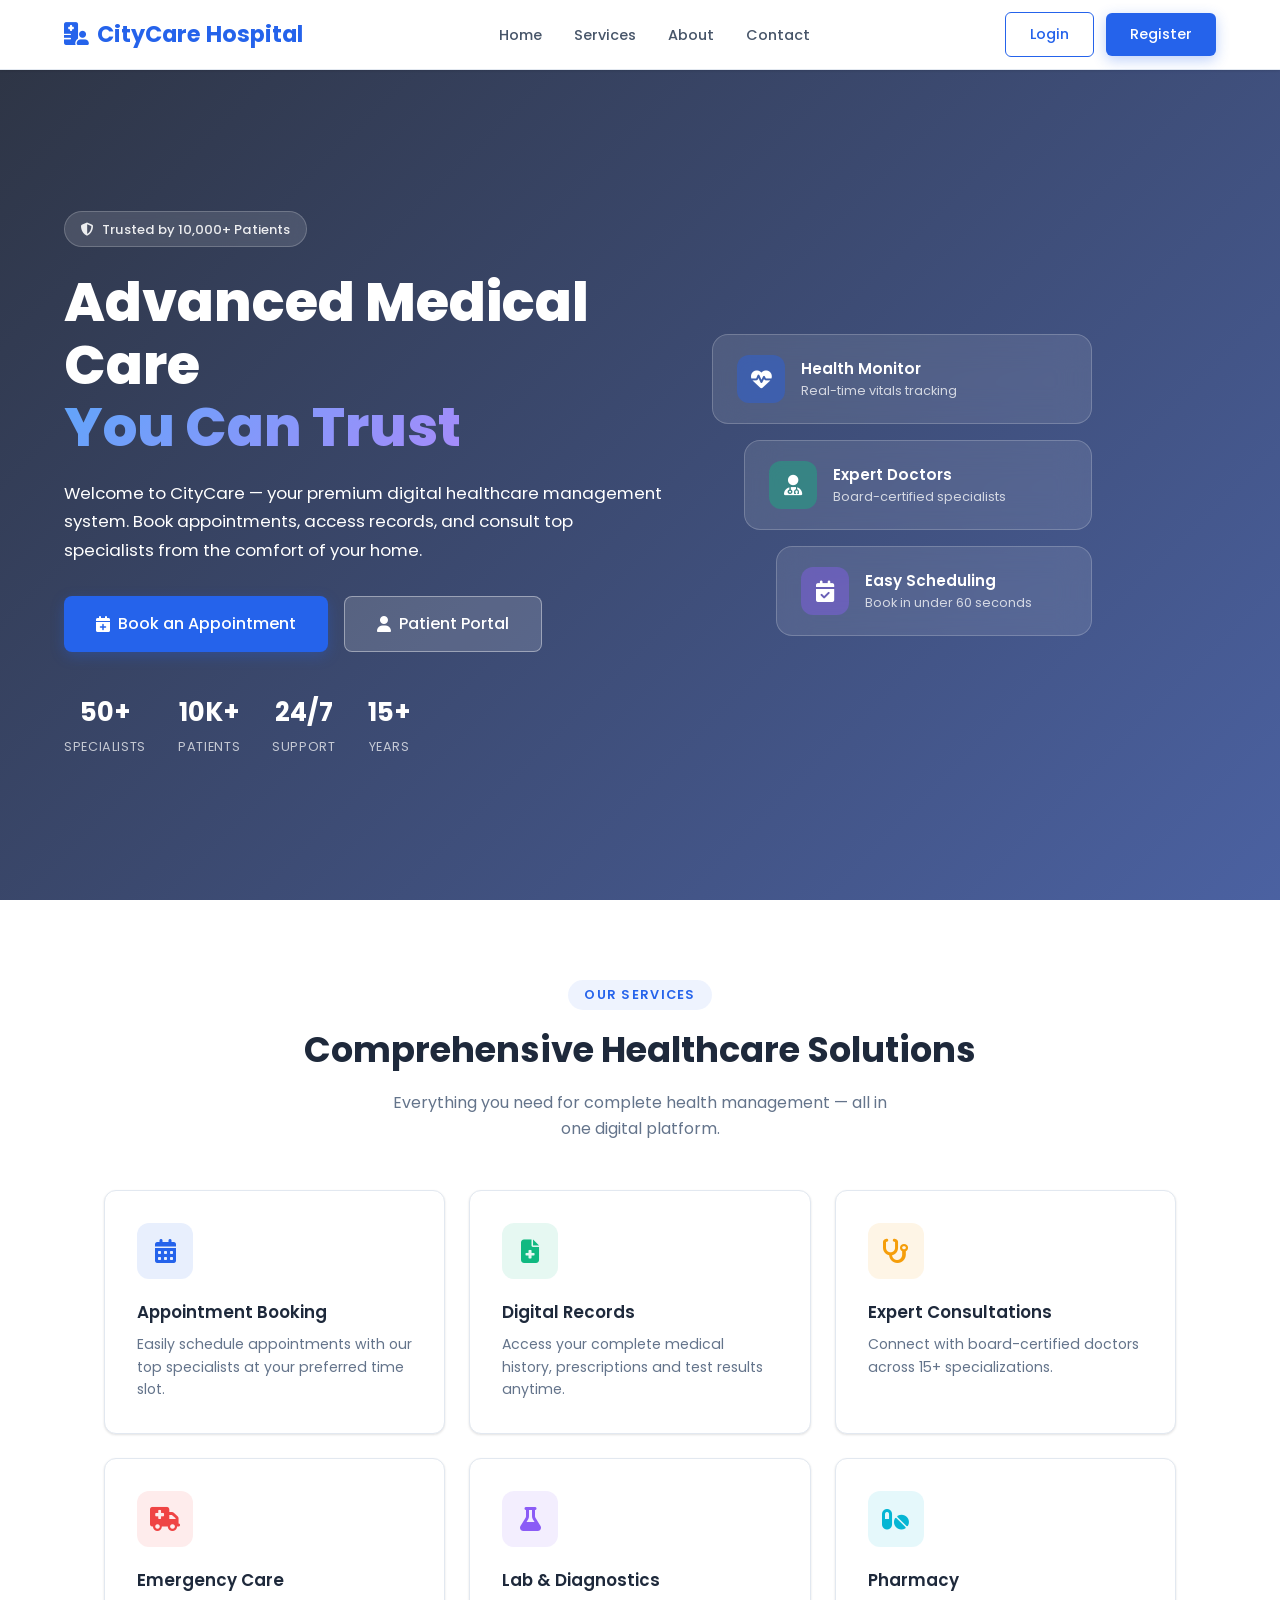
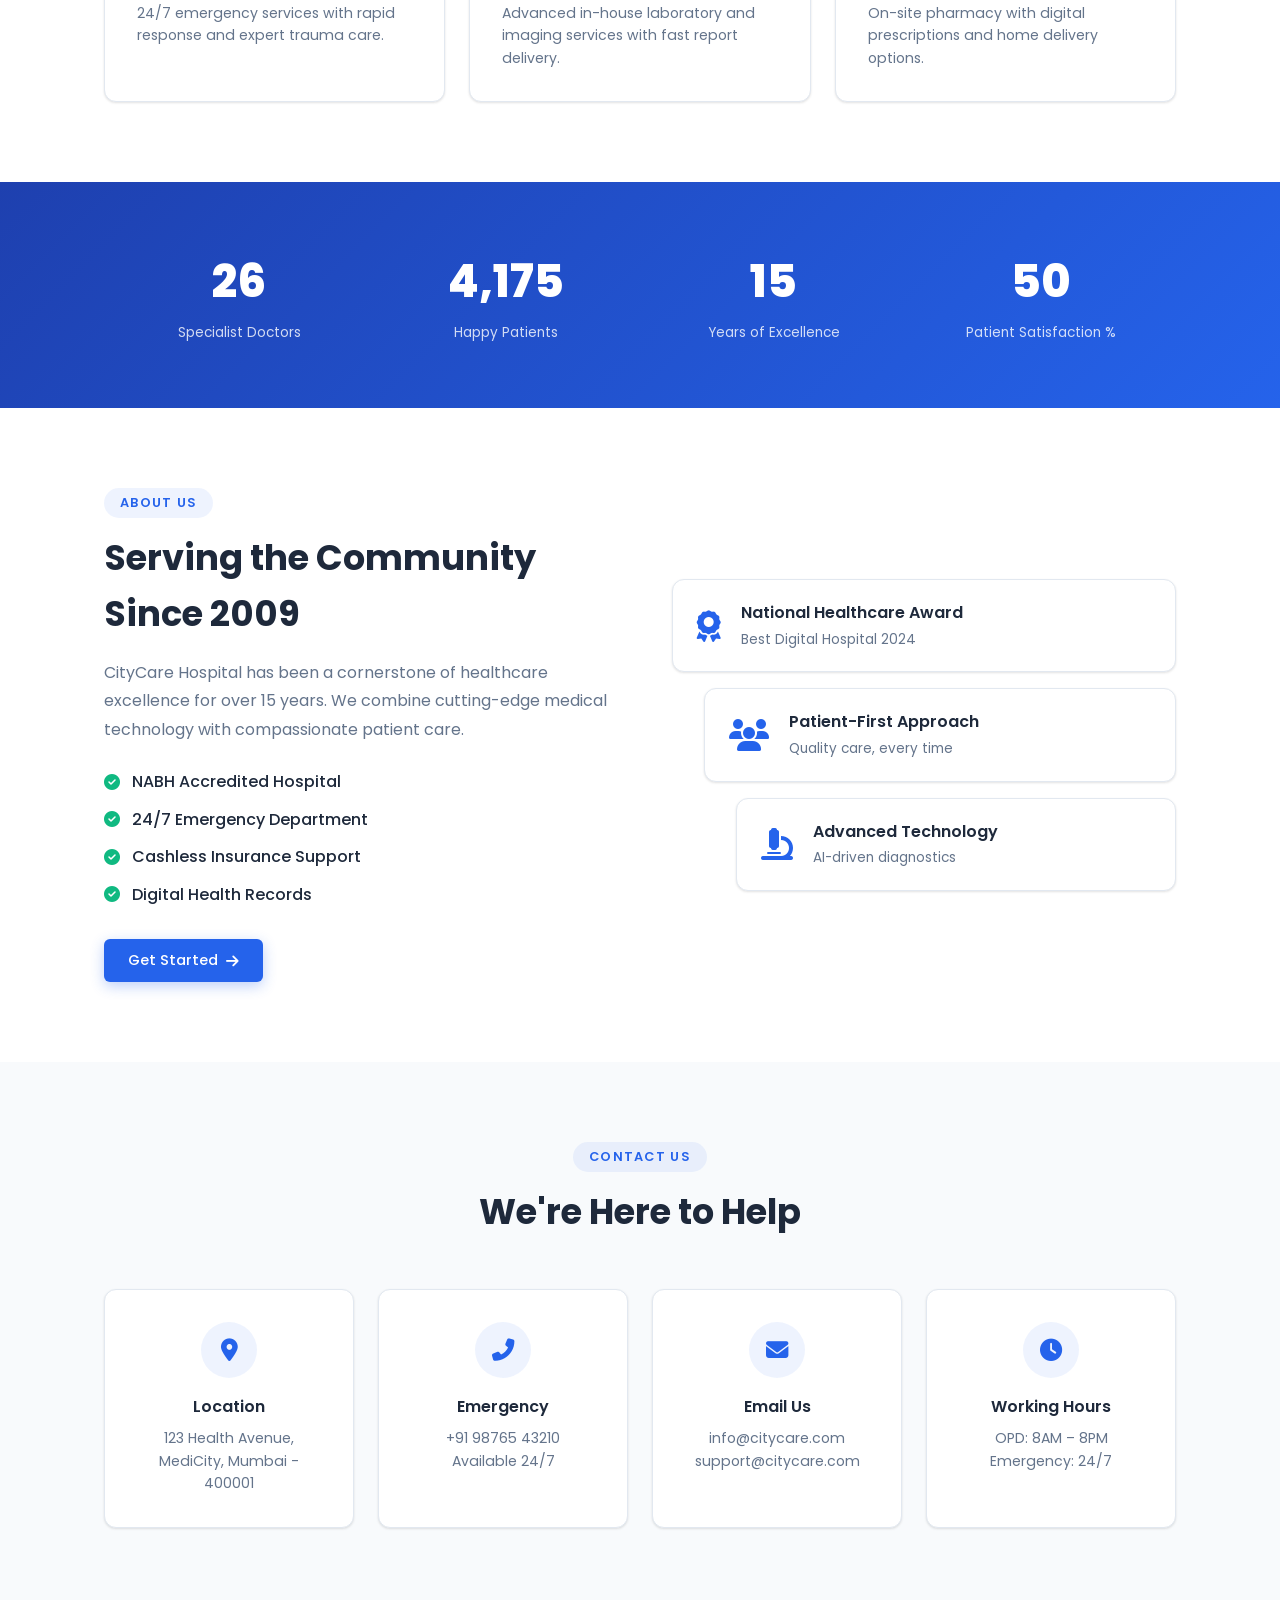
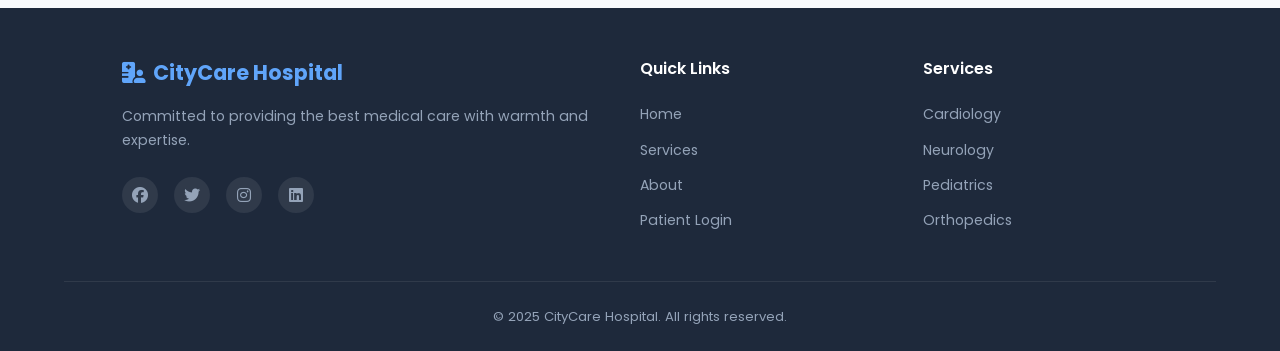
<file: index.html>
<!DOCTYPE html>
<html lang="en">
<head>
  <meta charset="UTF-8">
  <meta name="viewport" content="width=device-width, initial-scale=1.0">
  <title>CityCare Hospital — Advanced Medical Care You Can Trust</title>
  <meta name="description" content="CityCare Hospital — Book appointments, access medical records, and consult top specialists online. Digital healthcare made simple.">
  <link rel="stylesheet" href="https://cdnjs.cloudflare.com/ajax/libs/font-awesome/6.4.0/css/all.min.css">
  <link rel="stylesheet" href="css/style.css">
</head>
<body>

  <!-- Navbar -->
  <nav class="navbar" id="mainNav">
    <div class="logo">
      <i class="fas fa-hospital-user"></i>
      CityCare Hospital
    </div>
    <ul class="nav-links">
      <li><a href="index.html">Home</a></li>
      <li><a href="#services">Services</a></li>
      <li><a href="#about">About</a></li>
      <li><a href="#contact">Contact</a></li>
    </ul>
    <div class="auth-btns" id="authBtns">
      <a href="pages/login.html" class="btn btn-outline">Login</a>
      <a href="pages/register.html" class="btn btn-primary">Register</a>
    </div>
    <button class="mobile-menu-btn" id="mobileMenuBtn"><i class="fas fa-bars"></i></button>
  </nav>

  <!-- Hero -->
  <header class="hero">
    <div class="hero-content">
      <div class="hero-badge"><i class="fas fa-shield-alt"></i> Trusted by 10,000+ Patients</div>
      <h1>Advanced Medical Care <br><span class="highlight">You Can Trust</span></h1>
      <p>Welcome to CityCare — your premium digital healthcare management system. Book appointments, access records, and consult top specialists from the comfort of your home.</p>
      <div class="btn-group">
        <a href="pages/register.html" class="btn btn-primary btn-lg" id="heroBookBtn">
          <i class="fas fa-calendar-plus"></i> Book an Appointment
        </a>
        <a href="pages/login.html" class="btn btn-outline btn-lg btn-ghost">
          <i class="fas fa-user"></i> Patient Portal
        </a>
      </div>
      <div class="hero-stats">
        <div class="hero-stat"><strong>50+</strong><span>Specialists</span></div>
        <div class="hero-stat"><strong>10K+</strong><span>Patients</span></div>
        <div class="hero-stat"><strong>24/7</strong><span>Support</span></div>
        <div class="hero-stat"><strong>15+</strong><span>Years</span></div>
      </div>
    </div>
    <div class="hero-graphic">
      <div class="hero-card">
        <div class="hcard-icon"><i class="fas fa-heartbeat"></i></div>
        <div>
          <div class="hcard-title">Health Monitor</div>
          <div class="hcard-sub">Real-time vitals tracking</div>
        </div>
      </div>
      <div class="hero-card hcard-2">
        <div class="hcard-icon hcard-green"><i class="fas fa-user-md"></i></div>
        <div>
          <div class="hcard-title">Expert Doctors</div>
          <div class="hcard-sub">Board-certified specialists</div>
        </div>
      </div>
      <div class="hero-card hcard-3">
        <div class="hcard-icon hcard-purple"><i class="fas fa-calendar-check"></i></div>
        <div>
          <div class="hcard-title">Easy Scheduling</div>
          <div class="hcard-sub">Book in under 60 seconds</div>
        </div>
      </div>
    </div>
  </header>

  <!-- Services -->
  <section class="section" id="services">
    <div class="container">
      <div class="section-header">
        <span class="section-tag">Our Services</span>
        <h2>Comprehensive Healthcare Solutions</h2>
        <p>Everything you need for complete health management — all in one digital platform.</p>
      </div>
      <div class="services-grid">
        <div class="service-card">
          <div class="service-icon" style="background:rgba(37,99,235,0.1);color:#2563eb">
            <i class="fas fa-calendar-alt"></i>
          </div>
          <h3>Appointment Booking</h3>
          <p>Easily schedule appointments with our top specialists at your preferred time slot.</p>
        </div>
        <div class="service-card">
          <div class="service-icon" style="background:rgba(16,185,129,0.1);color:#10b981">
            <i class="fas fa-file-medical"></i>
          </div>
          <h3>Digital Records</h3>
          <p>Access your complete medical history, prescriptions and test results anytime.</p>
        </div>
        <div class="service-card">
          <div class="service-icon" style="background:rgba(245,158,11,0.1);color:#f59e0b">
            <i class="fas fa-stethoscope"></i>
          </div>
          <h3>Expert Consultations</h3>
          <p>Connect with board-certified doctors across 15+ specializations.</p>
        </div>
        <div class="service-card">
          <div class="service-icon" style="background:rgba(239,68,68,0.1);color:#ef4444">
            <i class="fas fa-ambulance"></i>
          </div>
          <h3>Emergency Care</h3>
          <p>24/7 emergency services with rapid response and expert trauma care.</p>
        </div>
        <div class="service-card">
          <div class="service-icon" style="background:rgba(139,92,246,0.1);color:#8b5cf6">
            <i class="fas fa-flask"></i>
          </div>
          <h3>Lab & Diagnostics</h3>
          <p>Advanced in-house laboratory and imaging services with fast report delivery.</p>
        </div>
        <div class="service-card">
          <div class="service-icon" style="background:rgba(6,182,212,0.1);color:#06b6d4">
            <i class="fas fa-pills"></i>
          </div>
          <h3>Pharmacy</h3>
          <p>On-site pharmacy with digital prescriptions and home delivery options.</p>
        </div>
      </div>
    </div>
  </section>

  <!-- Stats Section -->
  <section class="stats-section">
    <div class="container stats-grid">
      <div class="stat-item">
        <div class="stat-num" data-target="50">0</div>
        <div class="stat-label">Specialist Doctors</div>
      </div>
      <div class="stat-item">
        <div class="stat-num" data-target="10000">0</div>
        <div class="stat-label">Happy Patients</div>
      </div>
      <div class="stat-item">
        <div class="stat-num" data-target="15">0</div>
        <div class="stat-label">Years of Excellence</div>
      </div>
      <div class="stat-item">
        <div class="stat-num" data-target="98">0</div>
        <div class="stat-label">Patient Satisfaction %</div>
      </div>
    </div>
  </section>

  <!-- About -->
  <section class="section" id="about">
    <div class="container about-grid">
      <div class="about-content">
        <span class="section-tag">About Us</span>
        <h2>Serving the Community Since 2009</h2>
        <p>CityCare Hospital has been a cornerstone of healthcare excellence for over 15 years. We combine cutting-edge medical technology with compassionate patient care.</p>
        <ul class="about-list">
          <li><i class="fas fa-check-circle"></i> NABH Accredited Hospital</li>
          <li><i class="fas fa-check-circle"></i> 24/7 Emergency Department</li>
          <li><i class="fas fa-check-circle"></i> Cashless Insurance Support</li>
          <li><i class="fas fa-check-circle"></i> Digital Health Records</li>
        </ul>
        <a href="pages/register.html" class="btn btn-primary">Get Started <i class="fas fa-arrow-right"></i></a>
      </div>
      <div class="about-visual">
        <div class="avis-card">
          <i class="fas fa-award"></i>
          <div>
            <strong>National Healthcare Award</strong>
            <span>Best Digital Hospital 2024</span>
          </div>
        </div>
        <div class="avis-card avis-card-2">
          <i class="fas fa-users"></i>
          <div>
            <strong>Patient-First Approach</strong>
            <span>Quality care, every time</span>
          </div>
        </div>
        <div class="avis-card avis-card-3">
          <i class="fas fa-microscope"></i>
          <div>
            <strong>Advanced Technology</strong>
            <span>AI-driven diagnostics</span>
          </div>
        </div>
      </div>
    </div>
  </section>

  <!-- Contact -->
  <section class="section contact-section" id="contact">
    <div class="container">
      <div class="section-header">
        <span class="section-tag">Contact Us</span>
        <h2>We're Here to Help</h2>
      </div>
      <div class="contact-grid">
        <div class="contact-card">
          <div class="contact-icon"><i class="fas fa-map-marker-alt"></i></div>
          <h4>Location</h4>
          <p>123 Health Avenue, MediCity, Mumbai - 400001</p>
        </div>
        <div class="contact-card">
          <div class="contact-icon"><i class="fas fa-phone-alt"></i></div>
          <h4>Emergency</h4>
          <p>+91 98765 43210<br>Available 24/7</p>
        </div>
        <div class="contact-card">
          <div class="contact-icon"><i class="fas fa-envelope"></i></div>
          <h4>Email Us</h4>
          <p>info@citycare.com<br>support@citycare.com</p>
        </div>
        <div class="contact-card">
          <div class="contact-icon"><i class="fas fa-clock"></i></div>
          <h4>Working Hours</h4>
          <p>OPD: 8AM – 8PM<br>Emergency: 24/7</p>
        </div>
      </div>
    </div>
  </section>

  <!-- Footer -->
  <footer class="footer">
    <div class="container footer-grid">
      <div class="footer-brand">
        <div class="logo"><i class="fas fa-hospital-user"></i> CityCare Hospital</div>
        <p>Committed to providing the best medical care with warmth and expertise.</p>
        <div class="social-links">
          <a href="#"><i class="fab fa-facebook"></i></a>
          <a href="#"><i class="fab fa-twitter"></i></a>
          <a href="#"><i class="fab fa-instagram"></i></a>
          <a href="#"><i class="fab fa-linkedin"></i></a>
        </div>
      </div>
      <div class="footer-col">
        <h4>Quick Links</h4>
        <ul>
          <li><a href="index.html">Home</a></li>
          <li><a href="#services">Services</a></li>
          <li><a href="#about">About</a></li>
          <li><a href="pages/login.html">Patient Login</a></li>
        </ul>
      </div>
      <div class="footer-col">
        <h4>Services</h4>
        <ul>
          <li><a href="#">Cardiology</a></li>
          <li><a href="#">Neurology</a></li>
          <li><a href="#">Pediatrics</a></li>
          <li><a href="#">Orthopedics</a></li>
        </ul>
      </div>
    </div>
    <div class="footer-bottom">
      <p>&copy; 2025 CityCare Hospital. All rights reserved.</p>
    </div>
  </footer>

  <script src="js/utils.js"></script>
  <script>
    // Redirect logged-in users to their dashboard
    document.addEventListener('DOMContentLoaded', () => {
      try {
        const userStr = localStorage.getItem('currentUser');
        const token = localStorage.getItem('token');
        if (userStr && token) {
          const user = JSON.parse(userStr);
          const btns = document.getElementById('authBtns');
          let href = null;
          
          if (user.role === 'patient') href = 'pages/patient_dashboard.html';
          else if (user.role === 'doctor') href = 'pages/doctor_dashboard.html';
          else if (user.role === 'receptionist') href = 'pages/receptionist_dashboard.html';
          
          if (href) {
            btns.innerHTML = `<a href="${href}" class="btn btn-primary"><i class="fas fa-tachometer-alt"></i> My Dashboard</a>`;
          } else {
            // Invalid role, clear storage
            localStorage.removeItem('currentUser');
            localStorage.removeItem('token');
          }
        } else {
          // Incomplete login state
          localStorage.removeItem('currentUser');
          localStorage.removeItem('token');
        }
      } catch (e) {
        localStorage.removeItem('currentUser');
        localStorage.removeItem('token');
      }

      // Mobile menu toggle
      document.getElementById('mobileMenuBtn')?.addEventListener('click', () => {
        document.querySelector('.nav-links').classList.toggle('mobile-open');
      });

      // Navbar scroll effect
      window.addEventListener('scroll', () => {
        const nav = document.getElementById('mainNav');
        nav.classList.toggle('scrolled', window.scrollY > 50);
      });

      // Counter animation
      const counters = document.querySelectorAll('.stat-num');
      const observer = new IntersectionObserver(entries => {
        entries.forEach(entry => {
          if (entry.isIntersecting) {
            const target = parseInt(entry.target.dataset.target);
            let count = 0;
            const step = Math.ceil(target / 60);
            const timer = setInterval(() => {
              count = Math.min(count + step, target);
              entry.target.textContent = count.toLocaleString();
              if (count >= target) clearInterval(timer);
            }, 20);
            observer.unobserve(entry.target);
          }
        });
      }, { threshold: 0.5 });
      counters.forEach(c => observer.observe(c));
    });
  </script>
</body>
</html>
</file>
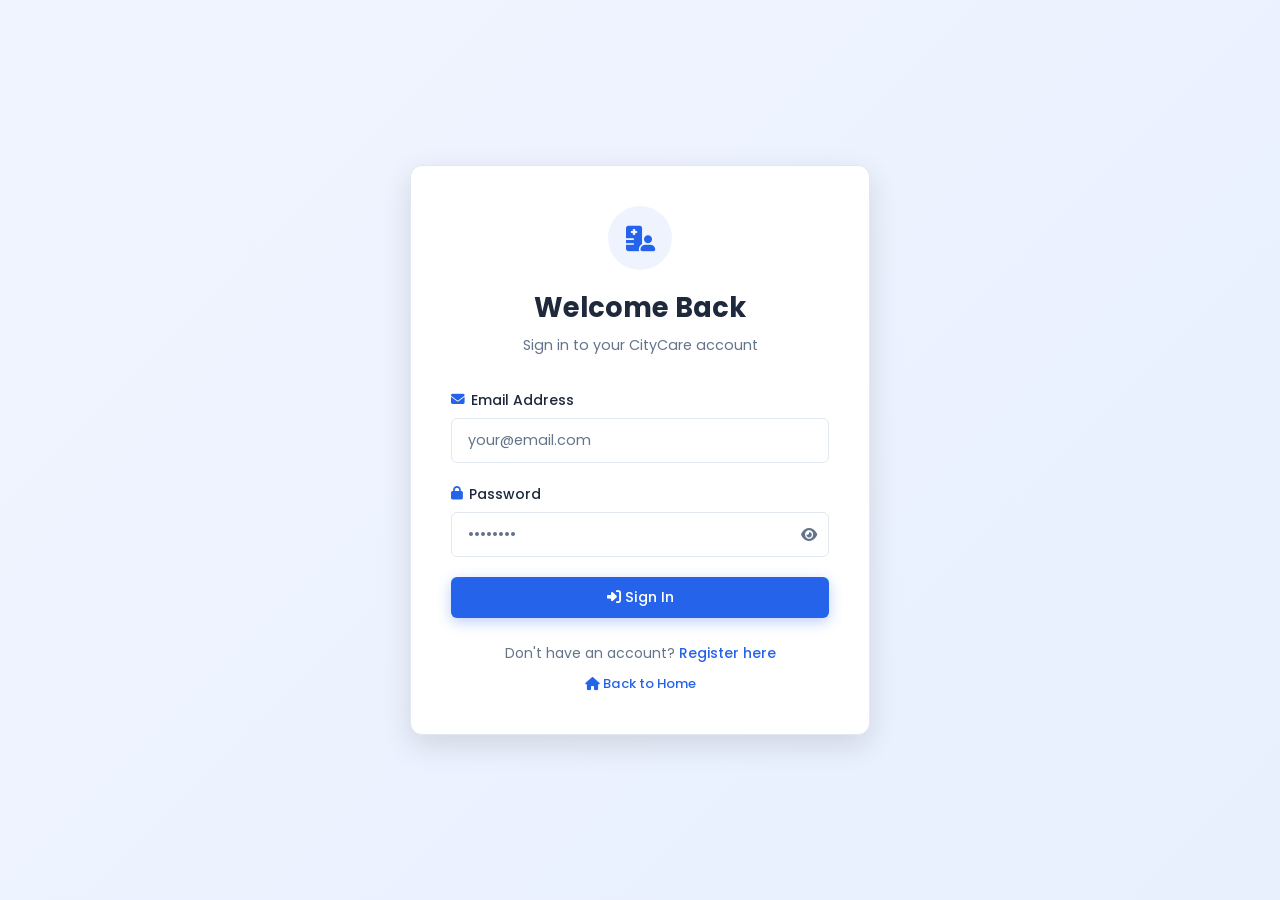
<file: pages/login.html>
<!DOCTYPE html>
<html lang="en">
<head>
  <meta charset="UTF-8">
  <meta name="viewport" content="width=device-width, initial-scale=1.0">
  <title>Login — CityCare Hospital</title>
  <meta name="description" content="Login to your CityCare Hospital patient, doctor, or receptionist account.">
  <link rel="stylesheet" href="https://cdnjs.cloudflare.com/ajax/libs/font-awesome/6.4.0/css/all.min.css">
  <link rel="stylesheet" href="../css/style.css">
</head>
<body>
  <div class="auth-container">
    <div class="auth-card">
      <div class="auth-header">
        <div class="auth-logo"><i class="fas fa-hospital-user"></i></div>
        <h2>Welcome Back</h2>
        <p>Sign in to your CityCare account</p>
      </div>

      <form id="loginForm" novalidate>
        <div class="form-group">
          <label for="email"><i class="fas fa-envelope"></i> Email Address</label>
          <input type="email" id="email" class="form-control" placeholder="your@email.com" required autocomplete="email">
          <span class="field-error" id="emailError"></span>
        </div>
        <div class="form-group">
          <label for="password"><i class="fas fa-lock"></i> Password</label>
          <div class="input-icon-right">
            <input type="password" id="password" class="form-control" placeholder="••••••••" required autocomplete="current-password">
            <button type="button" class="toggle-pass" id="togglePass" tabindex="-1"><i class="fas fa-eye"></i></button>
          </div>
          <span class="field-error" id="passError"></span>
        </div>
        <button type="submit" class="btn btn-primary btn-block" id="loginBtn">
          <span id="loginBtnText"><i class="fas fa-sign-in-alt"></i> Sign In</span>
          <span id="loginBtnLoader" style="display:none"><i class="fas fa-spinner fa-spin"></i> Signing in…</span>
        </button>
      </form>

      <div class="auth-footer">
        <p>Don't have an account? <a href="register.html">Register here</a></p>
        <a href="../index.html" class="back-home"><i class="fas fa-home"></i> Back to Home</a>
      </div>
    </div>
  </div>

  <script src="../js/utils.js"></script>
  <script src="../js/api.js"></script>
  <script src="../js/auth.js"></script>
  <script>

    // Password toggle
    document.getElementById('togglePass')?.addEventListener('click', () => {
      const inp = document.getElementById('password');
      const icon = document.querySelector('#togglePass i');
      if (inp.type === 'password') {
        inp.type = 'text';
        icon.className = 'fas fa-eye-slash';
      } else {
        inp.type = 'password';
        icon.className = 'fas fa-eye';
      }
    });
  </script>
</body>
</html>
</file>
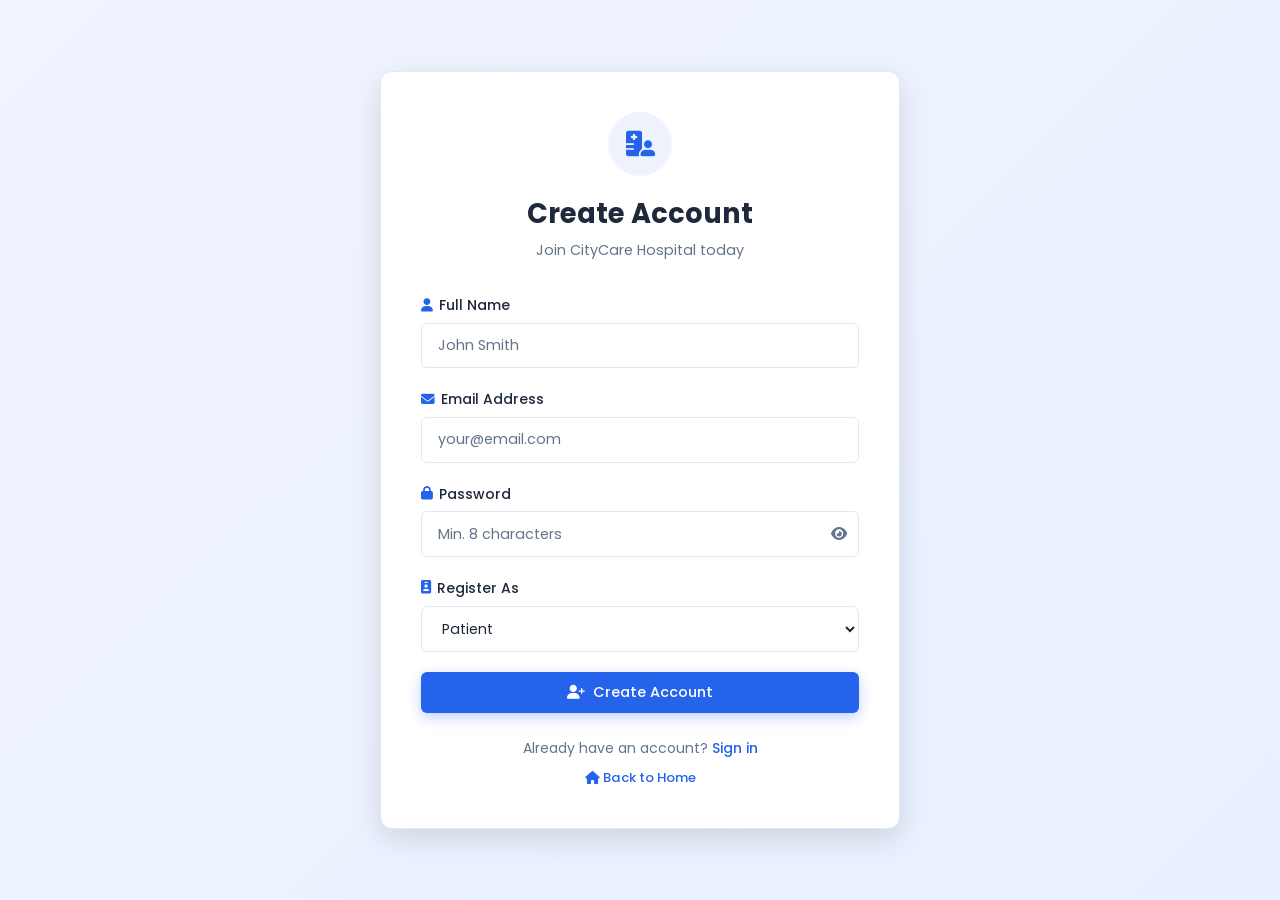
<file: pages/register.html>
<!DOCTYPE html>
<html lang="en">
<head>
  <meta charset="UTF-8">
  <meta name="viewport" content="width=device-width, initial-scale=1.0">
  <title>Register — CityCare Hospital</title>
  <meta name="description" content="Create your CityCare Hospital account as a patient, doctor, or receptionist.">
  <link rel="stylesheet" href="https://cdnjs.cloudflare.com/ajax/libs/font-awesome/6.4.0/css/all.min.css">
  <link rel="stylesheet" href="../css/style.css">
</head>
<body>
  <div class="auth-container">
    <div class="auth-card" style="max-width:520px;">
      <div class="auth-header">
        <div class="auth-logo"><i class="fas fa-hospital-user"></i></div>
        <h2>Create Account</h2>
        <p>Join CityCare Hospital today</p>
      </div>

      <form id="registerForm" novalidate>
        <div class="form-group">
          <label for="name"><i class="fas fa-user"></i> Full Name</label>
          <input type="text" id="name" class="form-control" placeholder="John Smith" required>
        </div>
        <div class="form-group">
          <label for="email"><i class="fas fa-envelope"></i> Email Address</label>
          <input type="email" id="email" class="form-control" placeholder="your@email.com" required autocomplete="email">
        </div>
        <div class="form-group">
          <label for="password"><i class="fas fa-lock"></i> Password</label>
          <div class="input-icon-right">
            <input type="password" id="password" class="form-control" placeholder="Min. 8 characters" required minlength="6" autocomplete="new-password">
            <button type="button" class="toggle-pass" id="togglePass" tabindex="-1"><i class="fas fa-eye"></i></button>
          </div>
        </div>
        <div class="form-group">
          <label for="role"><i class="fas fa-id-badge"></i> Register As</label>
          <select id="role" class="form-control" required>
            <option value="patient">Patient</option>
            <option value="doctor">Doctor</option>
            <option value="receptionist">Receptionist</option>
          </select>
        </div>
        <div class="form-group" id="specializationGroup" style="display:none">
          <label for="specialization"><i class="fas fa-stethoscope"></i> Specialization</label>
          <input type="text" id="specialization" class="form-control" placeholder="e.g. Cardiologist">
        </div>
        <button type="submit" class="btn btn-primary btn-block">
          <i class="fas fa-user-plus"></i> Create Account
        </button>
      </form>

      <div class="auth-footer">
        <p>Already have an account? <a href="login.html">Sign in</a></p>
        <a href="../index.html" class="back-home"><i class="fas fa-home"></i> Back to Home</a>
      </div>
    </div>
  </div>

  <script src="../js/utils.js"></script>
  <script src="../js/api.js"></script>
  <script src="../js/auth.js"></script>
  <script>
    document.getElementById('togglePass')?.addEventListener('click', () => {
      const inp = document.getElementById('password');
      const icon = document.querySelector('#togglePass i');
      if (inp.type === 'password') { inp.type = 'text'; icon.className = 'fas fa-eye-slash'; }
      else { inp.type = 'password'; icon.className = 'fas fa-eye'; }
    });
  </script>
</body>
</html>
</file>
<file: css/style.css>
/* ======================================================
   CityCare Hospital — style.css
   Global styles, homepage, auth pages
   ====================================================== */

/* Google Fonts */
@import url('https://fonts.googleapis.com/css2?family=Poppins:wght@300;400;500;600;700;800&display=swap');

/* ── CSS Variables ──────────────────────────────────────── */
:root {
  --primary: #2563eb;
  --primary-hover: #1d4ed8;
  --primary-light: rgba(37, 99, 235, 0.08);
  --secondary: #f8fafc;
  --text-dark: #1e293b;
  --text-mid: #475569;
  --text-light: #64748b;
  --bg: #ffffff;
  --card-bg: #ffffff;
  --border: #e2e8f0;
  --shadow-sm: 0 1px 3px rgb(0 0 0 / 0.07), 0 1px 2px rgb(0 0 0 / 0.05);
  --shadow: 0 4px 12px rgb(0 0 0 / 0.08);
  --shadow-lg: 0 10px 30px rgb(0 0 0 / 0.12);
  --success: #10b981;
  --danger: #ef4444;
  --warning: #f59e0b;
  --purple: #8b5cf6;
  --cyan: #06b6d4;
  --radius: 12px;
  --radius-sm: 6px;
  --transition: all 0.25s ease;
  --font: 'Poppins', sans-serif;
}

.dark-mode {
  --primary: #3b82f6;
  --primary-hover: #60a5fa;
  --primary-light: rgba(59, 130, 246, 0.12);
  --secondary: #0f172a;
  --text-dark: #f1f5f9;
  --text-mid: #cbd5e1;
  --text-light: #94a3b8;
  --bg: #020617;
  --card-bg: #1e293b;
  --border: #334155;
  --shadow-sm: 0 1px 3px rgb(0 0 0 / 0.4);
  --shadow: 0 4px 12px rgb(0 0 0 / 0.4);
  --shadow-lg: 0 10px 30px rgb(0 0 0 / 0.5);
}

/* ── Reset ──────────────────────────────────────────────── */
*, *::before, *::after { margin: 0; padding: 0; box-sizing: border-box; }

html { scroll-behavior: smooth; }

body {
  font-family: var(--font);
  background: var(--bg);
  color: var(--text-dark);
  transition: background 0.3s, color 0.3s;
  line-height: 1.6;
}

a { text-decoration: none; color: inherit; }
ul { list-style: none; }
img { max-width: 100%; display: block; }

/* ── Container ──────────────────────────────────────────── */
.container { max-width: 1200px; margin: 0 auto; padding: 0 5%; }

/* ── Buttons ─────────────────────────────────────────────── */
.btn {
  display: inline-flex; align-items: center; gap: 0.5rem;
  padding: 0.625rem 1.5rem;
  border-radius: var(--radius-sm);
  font-family: var(--font);
  font-size: 0.9rem;
  font-weight: 500;
  cursor: pointer; border: none;
  transition: var(--transition);
  white-space: nowrap;
}

.btn-primary {
  background: var(--primary); color: white;
  box-shadow: 0 4px 14px rgba(37, 99, 235, 0.3);
}
.btn-primary:hover {
  background: var(--primary-hover);
  transform: translateY(-1px);
  box-shadow: 0 6px 20px rgba(37, 99, 235, 0.4);
}

.btn-outline {
  background: transparent; color: var(--primary);
  border: 1.5px solid var(--primary);
}
.btn-outline:hover { background: var(--primary); color: white; }

.btn-ghost {
  background: rgba(255,255,255,0.15);
  color: white;
  border: 1.5px solid rgba(255,255,255,0.4);
  backdrop-filter: blur(8px);
}
.btn-ghost:hover { background: rgba(255,255,255,0.25); }

.btn-lg { padding: 0.875rem 2rem; font-size: 1rem; border-radius: 8px; }
.btn-block { width: 100%; justify-content: center; }
.btn-sm, .btn-sm.btn-primary, .btn-sm.btn-outline, .btn-sm.btn-danger {
  padding: 0.3rem 0.7rem; font-size: 0.78rem; border-radius: 4px;
  display: inline-flex; align-items: center; gap: 4px; cursor: pointer;
  border: none; font-family: var(--font); font-weight: 500;
}
.btn-sm.btn-primary { background: var(--primary); color: white; }
.btn-sm.btn-outline { background: transparent; color: var(--primary); border: 1px solid var(--primary); }
.btn-sm.btn-danger  { background: var(--danger);  color: white; }
.btn-sm:hover { opacity: 0.85; }

.btn-row { display: flex; gap: 1rem; flex-wrap: wrap; }

/* ── Navbar ──────────────────────────────────────────────── */
.navbar {
  position: sticky; top: 0; z-index: 200;
  display: flex; align-items: center; justify-content: space-between;
  padding: 0 5%; height: 70px;
  background: var(--bg);
  box-shadow: var(--shadow-sm);
  border-bottom: 1px solid var(--border);
  transition: var(--transition);
}
.navbar.scrolled {
  background: var(--bg);
  box-shadow: var(--shadow);
}

.logo {
  font-size: 1.4rem; font-weight: 700;
  color: var(--primary);
  display: flex; align-items: center; gap: 0.5rem;
}

.nav-links { display: flex; gap: 2rem; align-items: center; }
.nav-links li a {
  font-weight: 500; color: var(--text-mid); font-size: 0.9rem;
  transition: var(--transition); padding: 0.25rem 0;
  border-bottom: 2px solid transparent;
}
.nav-links li a:hover { color: var(--primary); border-bottom-color: var(--primary); }

.auth-btns { display: flex; gap: 0.75rem; align-items: center; }

.mobile-menu-btn {
  display: none; background: none; border: none;
  font-size: 1.5rem; color: var(--text-dark); cursor: pointer;
}

/* ── Hero ─────────────────────────────────────────────────── */
.hero {
  min-height: calc(100vh - 70px);
  background:
    linear-gradient(135deg, rgba(15,23,42,0.87) 0%, rgba(30,58,138,0.8) 100%),
    url('https://images.unsplash.com/photo-1519494026892-80bbd2d6fd0d?ixlib=rb-4.0.3&auto=format&fit=crop&w=1920&q=80')
    center/cover no-repeat fixed;
  display: flex; align-items: center;
  padding: 4rem 5%;
  gap: 3rem;
}

.hero-content { flex: 1; color: white; max-width: 600px; }

.hero-badge {
  display: inline-flex; align-items: center; gap: 0.5rem;
  background: rgba(255,255,255,0.12); color: rgba(255,255,255,0.9);
  border: 1px solid rgba(255,255,255,0.2);
  padding: 0.4rem 1rem; border-radius: 50px;
  font-size: 0.82rem; font-weight: 500;
  margin-bottom: 1.5rem;
  backdrop-filter: blur(8px);
  animation: fadeUp 0.6s ease-out both;
}

.hero-content h1 {
  font-size: clamp(2rem, 5vw, 3.4rem);
  font-weight: 800; line-height: 1.15;
  margin-bottom: 1.25rem;
  animation: fadeUp 0.7s ease-out 0.1s both;
}
.highlight {
  background: linear-gradient(135deg, #60a5fa, #a78bfa);
  -webkit-background-clip: text; -webkit-text-fill-color: transparent;
  background-clip: text;
}

.hero-content p {
  font-size: 1.05rem; opacity: 0.88; line-height: 1.7;
  margin-bottom: 2rem;
  animation: fadeUp 0.7s ease-out 0.2s both;
}

.btn-group { display: flex; gap: 1rem; flex-wrap: wrap; margin-bottom: 2.5rem; animation: fadeUp 0.7s ease-out 0.3s both; }

.hero-stats {
  display: flex; gap: 2rem; flex-wrap: wrap;
  animation: fadeUp 0.7s ease-out 0.4s both;
}
.hero-stat { text-align: center; }
.hero-stat strong { display: block; font-size: 1.6rem; font-weight: 700; }
.hero-stat span { font-size: 0.8rem; opacity: 0.7; text-transform: uppercase; letter-spacing: 0.05em; }

/* Hero Graphic Cards */
.hero-graphic {
  flex: 1; max-width: 380px;
  display: flex; flex-direction: column; gap: 1rem;
  animation: fadeLeft 0.8s ease-out 0.4s both;
}

.hero-card {
  background: rgba(255,255,255,0.1);
  backdrop-filter: blur(16px);
  border: 1px solid rgba(255,255,255,0.2);
  border-radius: 16px; padding: 1.25rem 1.5rem;
  display: flex; align-items: center; gap: 1rem;
  color: white; transition: var(--transition);
}
.hero-card:hover { transform: translateX(4px); background: rgba(255,255,255,0.15); }

.hcard-icon {
  width: 48px; height: 48px; border-radius: 12px;
  background: rgba(37,99,235,0.4);
  display: flex; align-items: center; justify-content: center;
  font-size: 1.3rem; flex-shrink: 0;
}
.hcard-green  { background: rgba(16,185,129,0.4) !important; }
.hcard-purple { background: rgba(139,92,246,0.4) !important; }

.hcard-title { font-weight: 600; font-size: 0.95rem; }
.hcard-sub   { font-size: 0.8rem; opacity: 0.75; }

.hcard-2 { margin-left: 2rem; }
.hcard-3 { margin-left: 4rem; }

/* ── Sections ─────────────────────────────────────────────── */
.section { padding: 5rem 0; }

.section-header { text-align: center; margin-bottom: 3rem; }
.section-tag {
  display: inline-block;
  font-size: 0.8rem; font-weight: 600; letter-spacing: 0.1em; text-transform: uppercase;
  color: var(--primary); background: var(--primary-light);
  padding: 0.3rem 1rem; border-radius: 50px; margin-bottom: 0.75rem;
}
.section-header h2 { font-size: clamp(1.6rem, 3vw, 2.2rem); font-weight: 700; margin-bottom: 0.75rem; }
.section-header p  { color: var(--text-light); max-width: 520px; margin: 0 auto; }

/* Services Grid */
.services-grid {
  display: grid;
  grid-template-columns: repeat(auto-fit, minmax(260px, 1fr));
  gap: 1.5rem;
}
.service-card {
  background: var(--card-bg); border: 1px solid var(--border);
  border-radius: var(--radius); padding: 2rem;
  transition: var(--transition);
  box-shadow: var(--shadow-sm);
}
.service-card:hover { transform: translateY(-4px); box-shadow: var(--shadow-lg); }
.service-icon {
  width: 56px; height: 56px; border-radius: 12px;
  display: flex; align-items: center; justify-content: center;
  font-size: 1.5rem; margin-bottom: 1.25rem;
}
.service-card h3 { font-size: 1.05rem; font-weight: 600; margin-bottom: 0.5rem; }
.service-card p  { color: var(--text-light); font-size: 0.88rem; line-height: 1.6; }

/* Stats Section */
.stats-section { background: linear-gradient(135deg, #1e40af, #2563eb); color: white; padding: 4rem 5%; }
.stats-grid {
  display: grid; grid-template-columns: repeat(auto-fit, minmax(160px,1fr)); gap: 2rem;
  text-align: center;
}
.stat-num { font-size: 2.8rem; font-weight: 800; }
.stat-label { font-size: 0.85rem; opacity: 0.8; margin-top: 0.25rem; }

/* About Section */
.about-grid { display: grid; grid-template-columns: 1fr 1fr; gap: 4rem; align-items: center; }
.about-content .section-tag { margin-bottom: 0.75rem; }
.about-content h2 { font-size: clamp(1.6rem,3vw,2.2rem); font-weight: 700; margin-bottom: 1rem; }
.about-content p  { color: var(--text-light); line-height: 1.8; margin-bottom: 1.5rem; }
.about-list { margin-bottom: 2rem; display: flex; flex-direction: column; gap: 0.75rem; }
.about-list li { display: flex; align-items: center; gap: 0.75rem; font-weight: 500; }
.about-list li i { color: var(--success); font-size: 1rem; }

.about-visual { display: flex; flex-direction: column; gap: 1rem; }
.avis-card {
  background: var(--card-bg); border: 1px solid var(--border);
  border-radius: var(--radius); padding: 1.25rem 1.5rem;
  display: flex; align-items: center; gap: 1.25rem;
  box-shadow: var(--shadow-sm); transition: var(--transition);
}
.avis-card:hover { transform: translateX(4px); box-shadow: var(--shadow); }
.avis-card i { font-size: 2rem; color: var(--primary); }
.avis-card strong { display: block; font-weight: 600; }
.avis-card span { color: var(--text-light); font-size: 0.85rem; }
.avis-card-2 { margin-left: 2rem; }
.avis-card-3 { margin-left: 4rem; }

/* Contact Section */
.contact-section { background: var(--secondary); }
.contact-grid { display: grid; grid-template-columns: repeat(auto-fit, minmax(220px,1fr)); gap: 1.5rem; }
.contact-card {
  background: var(--card-bg); border: 1px solid var(--border);
  border-radius: var(--radius); padding: 2rem; text-align: center;
  box-shadow: var(--shadow-sm); transition: var(--transition);
}
.contact-card:hover { transform: translateY(-3px); box-shadow: var(--shadow); }
.contact-icon {
  width: 56px; height: 56px; border-radius: 50%;
  background: var(--primary-light); color: var(--primary);
  display: flex; align-items: center; justify-content: center;
  font-size: 1.4rem; margin: 0 auto 1rem;
}
.contact-card h4 { font-weight: 600; margin-bottom: 0.5rem; }
.contact-card p  { color: var(--text-light); font-size: 0.88rem; line-height: 1.6; }

/* Footer */
.footer { background: var(--text-dark); color: #94a3b8; padding: 3rem 5% 0; }
.dark-mode .footer { background: #000; }
.footer-grid {
  display: grid; grid-template-columns: 2fr 1fr 1fr; gap: 3rem; padding-bottom: 3rem;
}
.footer-brand .logo { color: #60a5fa; margin-bottom: 1rem; font-size: 1.3rem; }
.footer-brand p { font-size: 0.88rem; line-height: 1.7; margin-bottom: 1.5rem; }
.social-links { display: flex; gap: 1rem; }
.social-links a {
  width: 36px; height: 36px; border-radius: 50%;
  background: rgba(255,255,255,0.08); color: #94a3b8;
  display: flex; align-items: center; justify-content: center;
  transition: var(--transition);
}
.social-links a:hover { background: var(--primary); color: white; }
.footer-col h4 { color: white; font-weight: 600; margin-bottom: 1.25rem; }
.footer-col ul { display: flex; flex-direction: column; gap: 0.6rem; }
.footer-col ul li a { font-size: 0.88rem; transition: var(--transition); }
.footer-col ul li a:hover { color: white; }
.footer-bottom {
  border-top: 1px solid rgba(255,255,255,0.08); padding: 1.5rem 0;
  text-align: center; font-size: 0.82rem;
}

/* ── Auth Pages ───────────────────────────────────────────── */
.auth-container {
  min-height: 100vh; display: flex; align-items: center; justify-content: center;
  background: linear-gradient(135deg, #f0f4ff 0%, #e8f0fe 100%);
  padding: 2rem;
}
.dark-mode .auth-container {
  background: linear-gradient(135deg, #0f172a 0%, #1e2f4d 100%);
}

.auth-card {
  background: var(--card-bg); border: 1px solid var(--border);
  border-radius: var(--radius); box-shadow: var(--shadow-lg);
  padding: 2.5rem; width: 100%; max-width: 460px;
  animation: fadeIn 0.5s ease-out;
}

.auth-header { text-align: center; margin-bottom: 2rem; }
.auth-logo {
  width: 64px; height: 64px; border-radius: 50%;
  background: var(--primary-light); color: var(--primary);
  font-size: 1.6rem; margin: 0 auto 1rem;
  display: flex; align-items: center; justify-content: center;
}
.auth-header h2 { font-size: 1.7rem; font-weight: 700; margin-bottom: 0.25rem; }
.auth-header p  { color: var(--text-light); font-size: 0.9rem; }

.demo-credentials {
  background: rgba(37,99,235,0.06); border: 1px solid rgba(37,99,235,0.15);
  border-radius: var(--radius-sm); padding: 0.875rem 1rem;
  margin-bottom: 1.5rem; font-size: 0.82rem; color: var(--text-mid);
}
.demo-credentials p { margin-bottom: 0.5rem; }
.demo-credentials i { color: var(--primary); }
.demo-btns { display: flex; gap: 0.5rem; flex-wrap: wrap; }
.demo-btn {
  padding: 0.3rem 0.75rem; border-radius: 4px;
  background: var(--primary); color: white; border: none;
  font-size: 0.78rem; cursor: pointer; font-family: var(--font); font-weight: 500;
  transition: var(--transition);
}
.demo-btn:hover { background: var(--primary-hover); }

.form-group { margin-bottom: 1.25rem; }
.form-group label {
  display: flex; align-items: center; gap: 0.4rem;
  font-size: 0.875rem; font-weight: 500;
  color: var(--text-dark); margin-bottom: 0.4rem;
}
.form-group label i { color: var(--primary); font-size: 0.85rem; }
.mb-0 { margin-bottom: 0 !important; }

.form-control {
  width: 100%; padding: 0.7rem 1rem;
  border: 1.5px solid var(--border); border-radius: var(--radius-sm);
  background: var(--bg); color: var(--text-dark);
  font-family: var(--font); font-size: 0.9rem;
  transition: var(--transition);
}
.form-control:focus {
  outline: none; border-color: var(--primary);
  box-shadow: 0 0 0 3px rgba(37, 99, 235, 0.12);
}
.form-control::placeholder { color: var(--text-light); }
select.form-control { cursor: pointer; }
textarea.form-control { resize: vertical; min-height: 80px; }

.input-icon-right { position: relative; }
.input-icon-right .form-control { padding-right: 3rem; }
.toggle-pass {
  position: absolute; right: 0.75rem; top: 50%; transform: translateY(-50%);
  background: none; border: none; color: var(--text-light); cursor: pointer;
  font-size: 0.9rem; transition: var(--transition);
}
.toggle-pass:hover { color: var(--primary); }

.auth-footer {
  text-align: center; margin-top: 1.5rem;
  display: flex; flex-direction: column; gap: 0.5rem;
  color: var(--text-light); font-size: 0.875rem;
}
.auth-footer a { color: var(--primary); font-weight: 500; }
.back-home { font-size: 0.82rem; }

/* ── Toast ─────────────────────────────────────────────────── */
.toast-container {
  position: fixed; bottom: 1.5rem; right: 1.5rem;
  z-index: 9999; display: flex; flex-direction: column; gap: 0.75rem;
}
.toast {
  background: var(--card-bg); border-left: 4px solid var(--primary);
  padding: 0.875rem 1.25rem; border-radius: var(--radius-sm);
  box-shadow: var(--shadow-lg); color: var(--text-dark);
  display: flex; align-items: center; gap: 0.875rem;
  animation: slideInRight 0.3s ease-out; min-width: 280px; max-width: 380px;
  font-size: 0.875rem;
}
.toast.success { border-left-color: var(--success); }
.toast.error   { border-left-color: var(--danger); }
.toast.warning { border-left-color: var(--warning); }
.toast i { font-size: 1.1rem; }
.toast.success i { color: var(--success); }
.toast.error   i { color: var(--danger); }
.toast.warning i { color: var(--warning); }
.toast span    { flex: 1; }
.toast-close   {
  background: none; border: none; color: var(--text-light);
  cursor: pointer; font-size: 0.8rem; padding: 0; flex-shrink: 0;
}

/* ── Loader ──────────────────────────────────────────────── */
.loader-overlay {
  position: fixed; inset: 0; background: rgba(0,0,0,0.45);
  display: flex; align-items: center; justify-content: center;
  z-index: 10000; backdrop-filter: blur(4px);
  visibility: hidden; opacity: 0; transition: var(--transition);
}
.loader-overlay.active { visibility: visible; opacity: 1; }
.loader-card {
  background: var(--card-bg); border-radius: var(--radius);
  padding: 2rem 3rem; text-align: center; box-shadow: var(--shadow-lg);
}
.spinner {
  width: 44px; height: 44px; border: 4px solid var(--border);
  border-top-color: var(--primary); border-radius: 50%;
  animation: spin 0.8s linear infinite; margin: 0 auto 0.75rem;
}
.loader-card p { color: var(--text-light); font-size: 0.85rem; }

/* ── Animations ──────────────────────────────────────────── */
@keyframes fadeUp    { from { opacity:0; transform:translateY(24px); } to { opacity:1; transform:translateY(0); } }
@keyframes fadeLeft  { from { opacity:0; transform:translateX(24px); } to { opacity:1; transform:translateX(0); } }
@keyframes fadeIn    { from { opacity:0; } to { opacity:1; } }
@keyframes slideInRight { from { opacity:0; transform:translateX(100px); } to { opacity:1; transform:translateX(0); } }
@keyframes fadeOutRight { from { opacity:1; transform:translateX(0); } to { opacity:0; transform:translateX(100px); } }
@keyframes spin      { to { transform: rotate(360deg); } }

/* ── Responsive ──────────────────────────────────────────── */
@media (max-width: 992px) {
  .hero { flex-direction: column; padding: 3rem 5%; }
  .hero-graphic { display: none; }
  .about-grid { grid-template-columns: 1fr; }
  .avis-card-2, .avis-card-3 { margin-left: 0; }
  .footer-grid { grid-template-columns: 1fr; gap: 2rem; }
}

@media (max-width: 768px) {
  .navbar { padding: 0 5%; }
  .nav-links { display: none; flex-direction: column; gap: 1rem; position: absolute; top: 70px; left: 0; right: 0; background: var(--bg); padding: 1.5rem 5%; border-bottom: 1px solid var(--border); z-index: 100; }
  .nav-links.mobile-open { display: flex; }
  .mobile-menu-btn { display: block; }
  .auth-btns { gap: 0.5rem; }
  .btn-lg { padding: 0.75rem 1.5rem; font-size: 0.9rem; }
  .hero-stats { gap: 1rem; }
}
</file>
